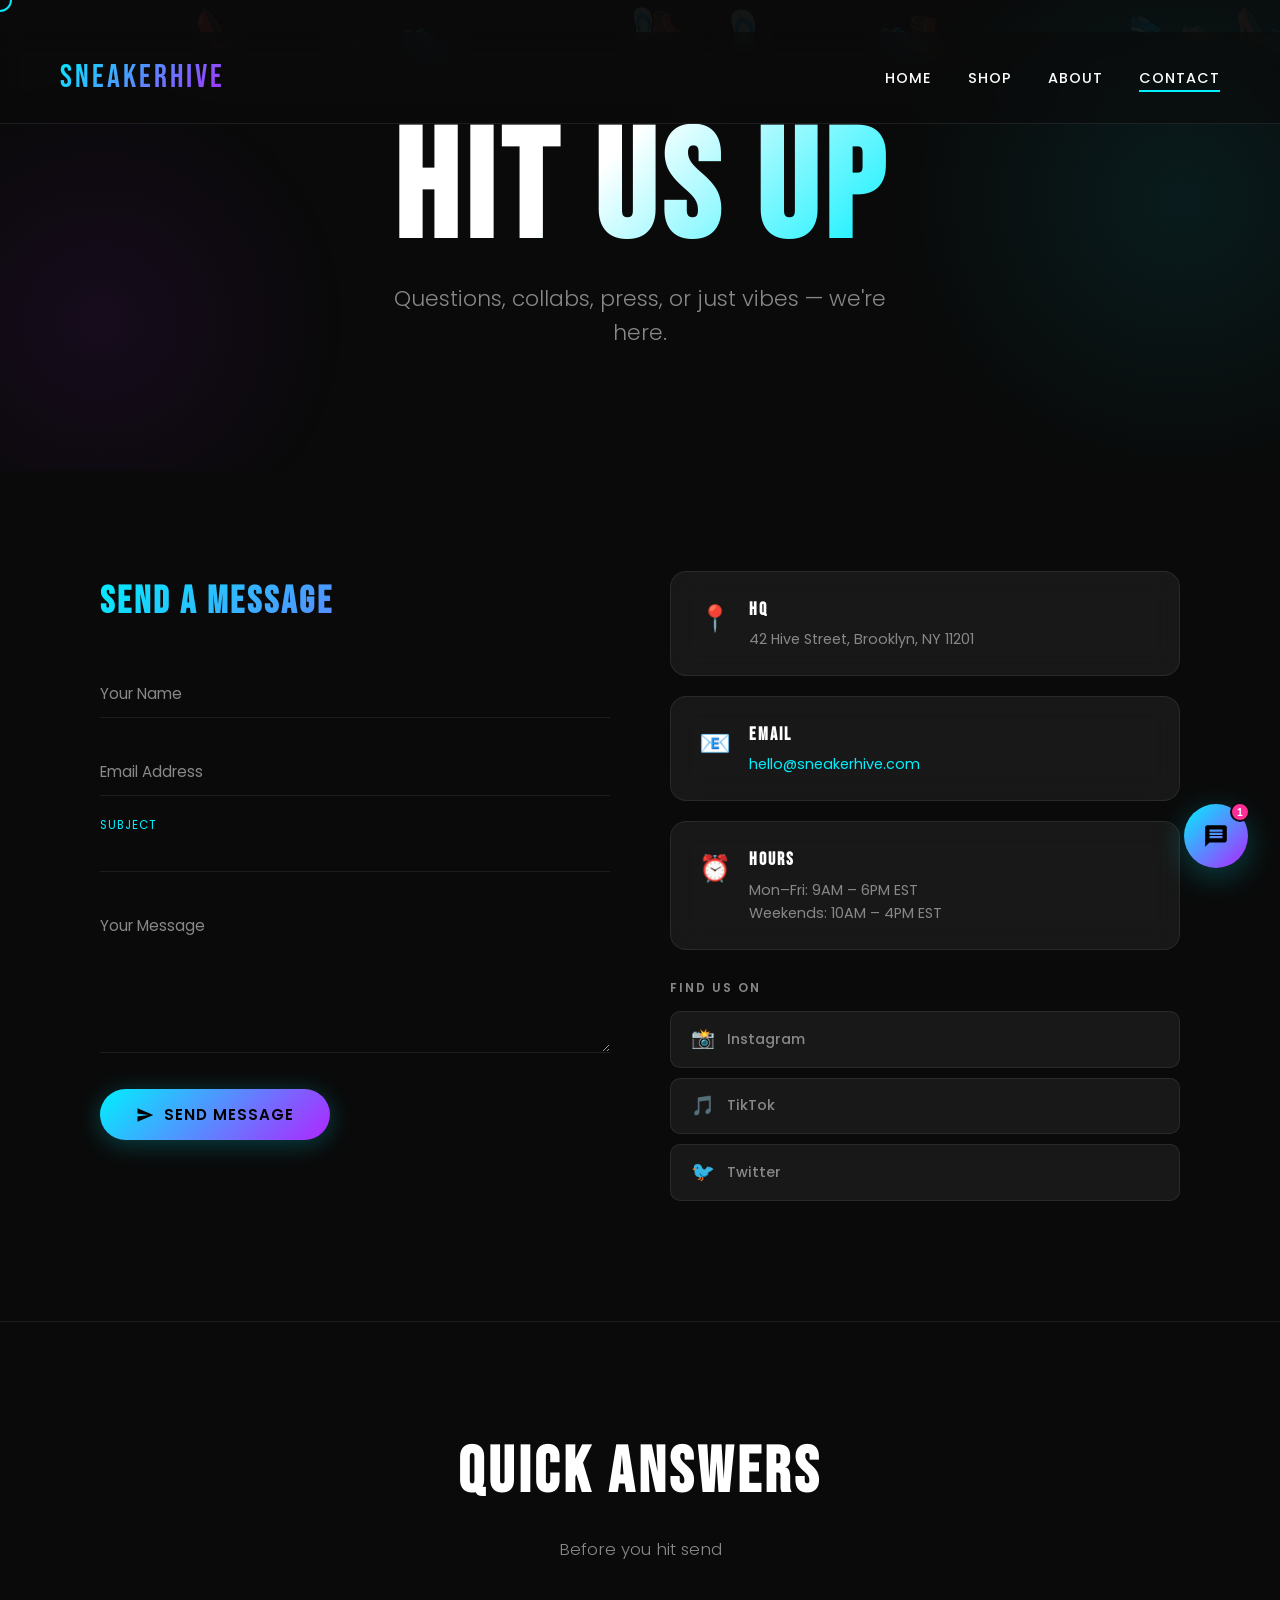
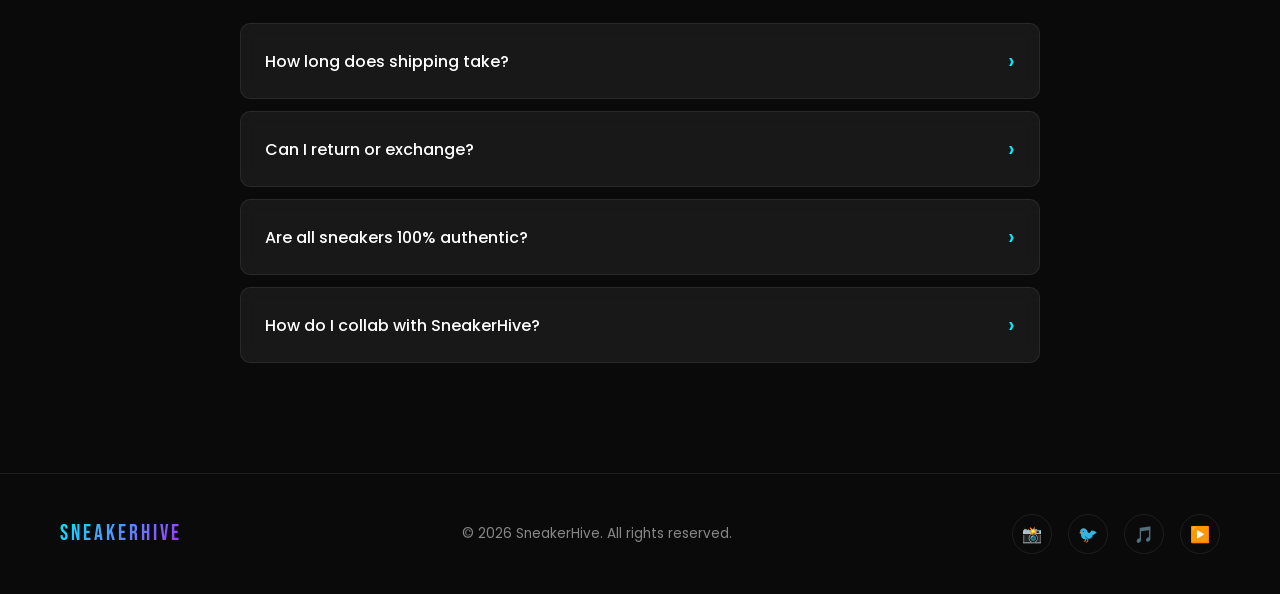
<file: contact.html>
<!DOCTYPE html>
<html lang="en">
<head>
  <meta charset="UTF-8" />
  <meta name="viewport" content="width=device-width, initial-scale=1.0" />
  <title>SneakerHive — Contact Us</title>
  <meta name="description" content="Get in touch with SneakerHive. Order support, collabs, press, and everything in between." />
  <link rel="stylesheet" href="style.css" />
  <link rel="stylesheet" href="contact.css" />
  <link rel="icon" href="data:image/svg+xml,<svg xmlns='http://www.w3.org/2000/svg' viewBox='0 0 100 100'><text y='.9em' font-size='90'>👟</text></svg>" />
</head>
<body>

  <div class="preloader" id="preloader"><div class="preloader-spinner"></div></div>
  <div class="scroll-progress" id="scrollProgress"></div>
  <div class="cursor-glow" id="cursorGlow"></div>
  <div class="page-transition" id="pageTransition"></div>
  <div class="floating-sneakers" id="floatingSneakers"></div>

  <nav class="navbar" id="navbar">
    <a href="index.html" class="nav-logo page-link">SNEAKERHIVE</a>
    <ul class="nav-links" id="navLinks">
      <li><a href="index.html" class="page-link">Home</a></li>
      <li><a href="shop.html" class="page-link">Shop</a></li>
      <li><a href="about.html" class="page-link">About</a></li>
      <li><a href="contact.html" class="active">Contact</a></li>
    </ul>
    <div class="hamburger" id="hamburger"><span></span><span></span><span></span></div>
  </nav>

  <!-- HERO -->
  <section class="hero" style="min-height:52vh;">
    <div class="hero-content">
      <h1>Hit Us Up</h1>
      <p>Questions, collabs, press, or just vibes — we're here.</p>
    </div>
  </section>

  <!-- CONTACT GRID -->
  <section class="section contact-section">
    <div class="contact-grid">

      <!-- Form -->
      <div class="contact-form-wrap reveal-left">
        <h2 class="contact-heading">Send a Message</h2>
        <form class="contact-form" id="contactForm" novalidate>

          <div class="field-group">
            <input type="text" id="cName" class="field-input" placeholder=" " required />
            <label for="cName" class="field-label">Your Name</label>
            <span class="field-line"></span>
          </div>

          <div class="field-group">
            <input type="email" id="cEmail" class="field-input" placeholder=" " required />
            <label for="cEmail" class="field-label">Email Address</label>
            <span class="field-line"></span>
          </div>

          <div class="field-group">
            <select id="cSubject" class="field-input field-select" required>
              <option value="" disabled selected></option>
              <option value="order">Order / Shipping</option>
              <option value="return">Returns &amp; Exchanges</option>
              <option value="collab">Collab / Partnership</option>
              <option value="press">Press Inquiry</option>
              <option value="other">Other</option>
            </select>
            <label for="cSubject" class="field-label">Subject</label>
            <span class="field-line"></span>
          </div>

          <div class="field-group">
            <textarea id="cMessage" class="field-input field-textarea" placeholder=" " rows="5" required></textarea>
            <label for="cMessage" class="field-label">Your Message</label>
            <span class="field-line"></span>
          </div>

          <button type="submit" class="btn btn-primary btn-submit" id="btnSubmit">
            <svg viewBox="0 0 24 24" fill="currentColor" width="18" height="18"><path d="M2.01 21L23 12 2.01 3 2 10l15 2-15 2z"/></svg>
            Send Message
          </button>

          <div class="form-toast" id="formToast" role="alert" aria-live="polite">
            ✅ Message sent! We'll reply within 24 hrs.
          </div>
        </form>
      </div>

      <!-- Info + Socials -->
      <div class="contact-info-wrap reveal-right">

        <div class="info-card glass-card">
          <span class="info-icon">📍</span>
          <div>
            <h3>HQ</h3>
            <p>42 Hive Street, Brooklyn, NY 11201</p>
          </div>
        </div>

        <div class="info-card glass-card">
          <span class="info-icon">📧</span>
          <div>
            <h3>Email</h3>
            <p><a href="mailto:hello@sneakerhive.com">hello@sneakerhive.com</a></p>
          </div>
        </div>

        <div class="info-card glass-card">
          <span class="info-icon">⏰</span>
          <div>
            <h3>Hours</h3>
            <p>Mon–Fri: 9AM – 6PM EST<br>Weekends: 10AM – 4PM EST</p>
          </div>
        </div>

        <div class="social-contact-row">
          <span class="social-label">Find us on</span>
          <div class="social-links-big">
            <a href="#" class="social-link-big" aria-label="Instagram"><span>📸</span> Instagram</a>
            <a href="#" class="social-link-big" aria-label="TikTok"><span>🎵</span> TikTok</a>
            <a href="#" class="social-link-big" aria-label="Twitter"><span>🐦</span> Twitter</a>
          </div>
        </div>

      </div>
    </div>
  </section>

  <!-- FAQ -->
  <section class="section faq-section">
    <h2 class="section-title reveal">Quick Answers</h2>
    <p class="section-subtitle reveal">Before you hit send</p>
    <div class="faq-list" id="faqList">

      <div class="faq-item reveal">
        <button class="faq-q" aria-expanded="false">
          How long does shipping take? <span class="faq-arrow">›</span>
        </button>
        <div class="faq-a">
          <p>Standard shipping takes 3–5 business days. Express (1–2 days) is available at checkout. Same-day dispatch for orders before 2PM EST on weekdays.</p>
        </div>
      </div>

      <div class="faq-item reveal">
        <button class="faq-q" aria-expanded="false">
          Can I return or exchange? <span class="faq-arrow">›</span>
        </button>
        <div class="faq-a">
          <p>Yes — 30 days from delivery. Items must be unworn and in original packaging. Message us and we'll handle the rest, no hassle.</p>
        </div>
      </div>

      <div class="faq-item reveal">
        <button class="faq-q" aria-expanded="false">
          Are all sneakers 100% authentic? <span class="faq-arrow">›</span>
        </button>
        <div class="faq-a">
          <p>Every pair is verified by our authentication team before it ships. Zero tolerance on fakes — guaranteed.</p>
        </div>
      </div>

      <div class="faq-item reveal">
        <button class="faq-q" aria-expanded="false">
          How do I collab with SneakerHive? <span class="faq-arrow">›</span>
        </button>
        <div class="faq-a">
          <p>We're always open to dope partnerships. Use the form above, pick "Collab / Partnership" and our team will be in touch within 48 hrs.</p>
        </div>
      </div>

    </div>
  </section>

  <!-- FOOTER -->
  <footer class="footer">
    <span class="footer-logo">SNEAKERHIVE</span>
    <p class="footer-copy">&copy; 2026 SneakerHive. All rights reserved.</p>
    <div class="footer-socials">
      <a href="#" aria-label="Instagram">📸</a>
      <a href="#" aria-label="Twitter">🐦</a>
      <a href="#" aria-label="TikTok">🎵</a>
      <a href="#" aria-label="YouTube">▶️</a>
    </div>
  </footer>

  <!-- CHAT WIDGET -->
  <div class="chat-widget" id="chatWidget">
    <div class="chat-panel" id="chatPanel">
      <div class="chat-panel-header">
        <div class="chat-avatar">👟</div>
        <div class="chat-info">
          <div class="chat-name">SneakerHive Support</div>
          <div class="chat-status">Online — ready to help</div>
        </div>
      </div>
      <iframe src="https://landbot.online/v3/H-3417689-G7RG558YHCWAJH46/index.html" title="SneakerHive Live Chat" allow="microphone; camera" loading="lazy"></iframe>
    </div>
    <button class="chat-bubble" id="chatBubble" aria-label="Toggle chat" aria-expanded="false">
      <span class="chat-badge" id="chatBadge">1</span>
      <svg class="icon-open" viewBox="0 0 24 24"><path d="M20 2H4C2.9 2 2 2.9 2 4v18l4-4h14c1.1 0 2-.9 2-2V4c0-1.1-.9-2-2-2zm-2 12H6v-2h12v2zm0-3H6V9h12v2zm0-3H6V6h12v2z"/></svg>
      <svg class="icon-close" viewBox="0 0 24 24"><path d="M19 6.41L17.59 5 12 10.59 6.41 5 5 6.41 10.59 12 5 17.59 6.41 19 12 13.41 17.59 19 19 17.59 13.41 12z"/></svg>
    </button>
  </div>

  <script src="script.js"></script>
  <script src="contact.js"></script>
</body>
</html>
</file>
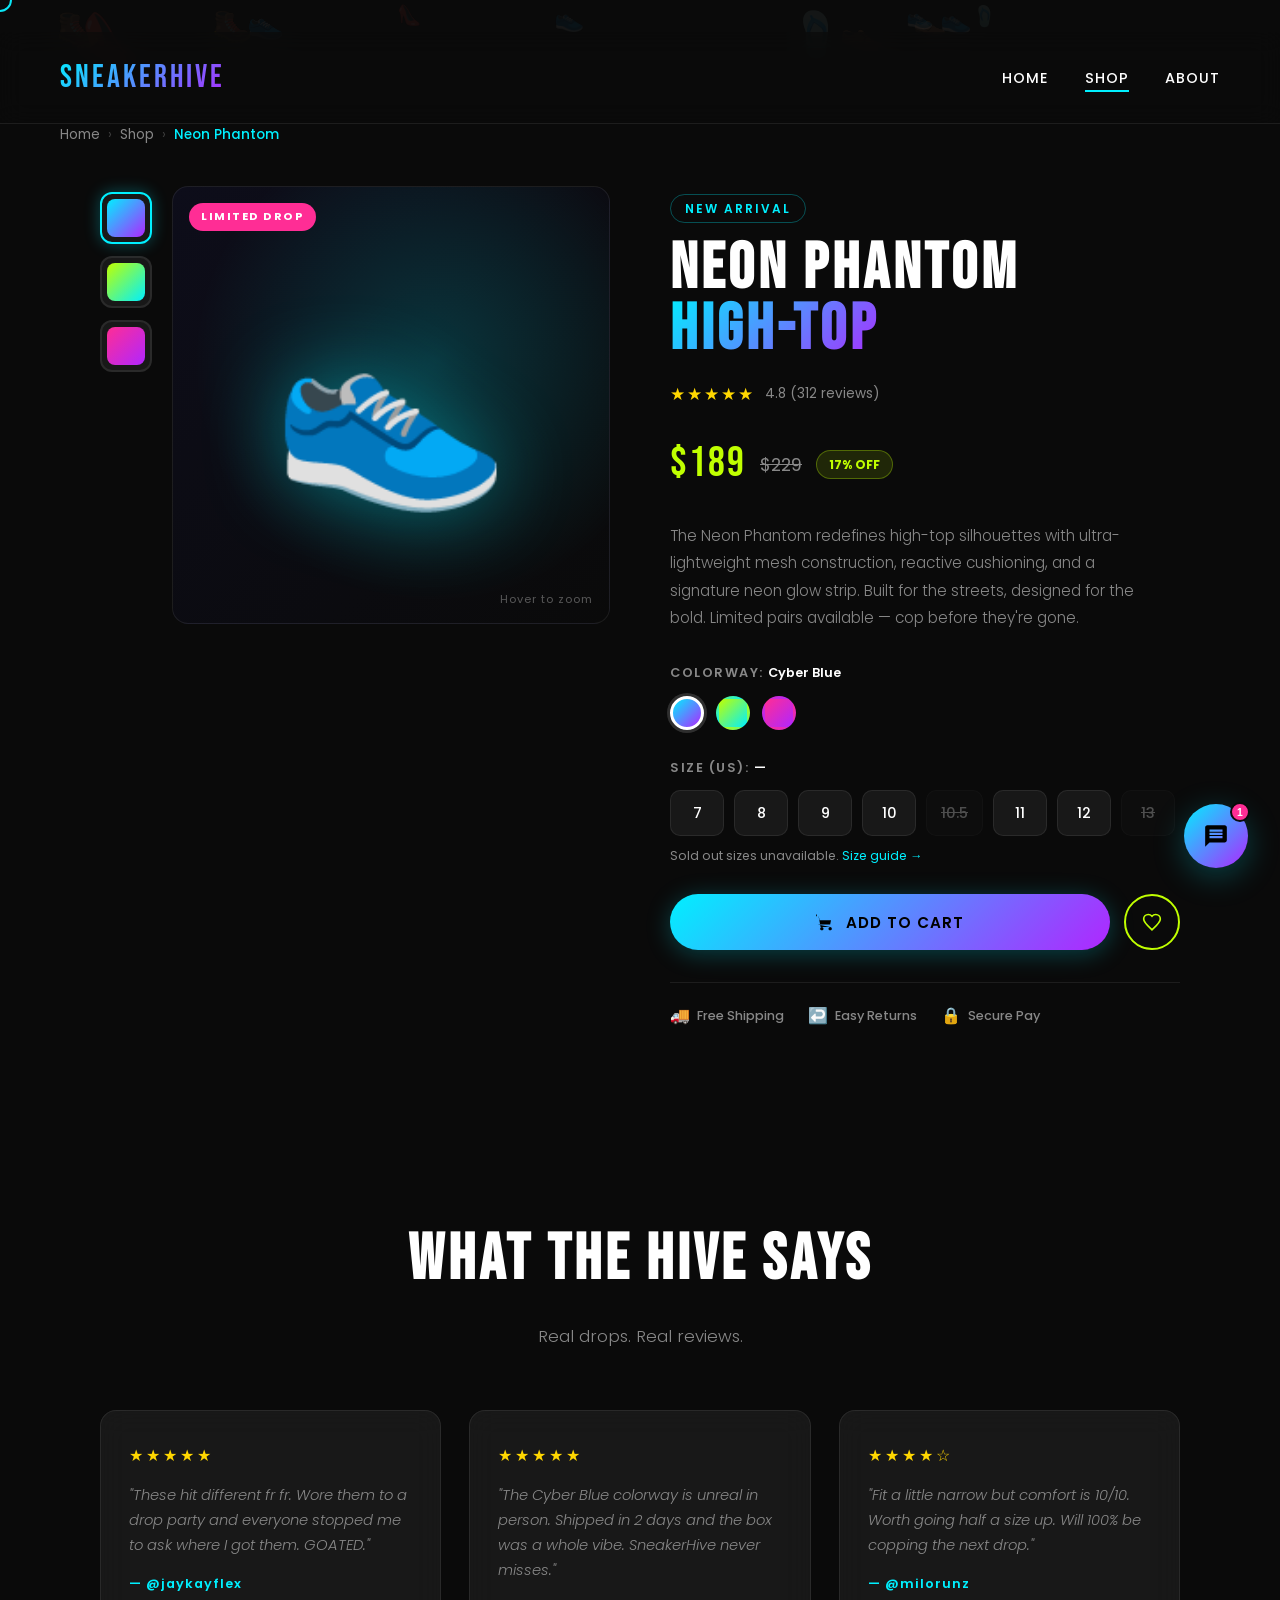
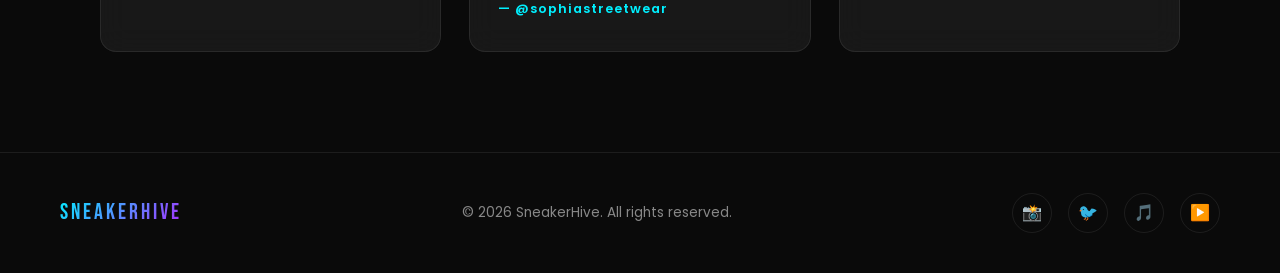
<file: product.html>
<!DOCTYPE html>
<html lang="en">
<head>
  <meta charset="UTF-8" />
  <meta name="viewport" content="width=device-width, initial-scale=1.0" />
  <title>SneakerHive — Neon Phantom</title>
  <meta name="description" content="Shop the Neon Phantom High-Top sneaker at SneakerHive. Premium street sneakers with next-gen cushioning and iconic neon design." />
  <link rel="stylesheet" href="style.css" />
  <link rel="stylesheet" href="product.css" />
  <link rel="icon" href="data:image/svg+xml,<svg xmlns='http://www.w3.org/2000/svg' viewBox='0 0 100 100'><text y='.9em' font-size='90'>👟</text></svg>" />
</head>
<body>

  <!-- Preloader -->
  <div class="preloader" id="preloader">
    <div class="preloader-spinner"></div>
  </div>

  <!-- Scroll Progress -->
  <div class="scroll-progress" id="scrollProgress"></div>

  <!-- Custom Cursor -->
  <div class="cursor-glow" id="cursorGlow"></div>

  <!-- Page Transition -->
  <div class="page-transition" id="pageTransition"></div>

  <!-- Floating Background Sneakers -->
  <div class="floating-sneakers" id="floatingSneakers"></div>

  <!-- ==================== NAVBAR ==================== -->
  <nav class="navbar" id="navbar">
    <a href="index.html" class="nav-logo page-link">SNEAKERHIVE</a>
    <ul class="nav-links" id="navLinks">
      <li><a href="index.html" class="page-link">Home</a></li>
      <li><a href="shop.html" class="active page-link">Shop</a></li>
      <li><a href="about.html" class="page-link">About</a></li>
    </ul>
    <div class="hamburger" id="hamburger">
      <span></span><span></span><span></span>
    </div>
  </nav>

  <!-- ==================== PRODUCT DETAIL ==================== -->
  <main class="product-page">

    <!-- Breadcrumb -->
    <nav class="breadcrumb reveal" aria-label="breadcrumb">
      <a href="index.html" class="page-link">Home</a>
      <span class="bc-sep">›</span>
      <a href="shop.html" class="page-link">Shop</a>
      <span class="bc-sep">›</span>
      <span class="bc-current">Neon Phantom</span>
    </nav>

    <div class="product-layout">

      <!-- ── Left: Image Gallery ── -->
      <div class="gallery-col reveal-left">
        <!-- Thumbnails -->
        <div class="thumb-strip" id="thumbStrip">
          <button class="thumb active" data-color="#00f0ff" aria-label="View blue colorway">
            <span class="thumb-swatch" style="background:linear-gradient(135deg,#00f0ff,#b026ff)"></span>
          </button>
          <button class="thumb" data-color="#c0ff00" aria-label="View lime colorway">
            <span class="thumb-swatch" style="background:linear-gradient(135deg,#c0ff00,#00f0ff)"></span>
          </button>
          <button class="thumb" data-color="#ff2d95" aria-label="View pink colorway">
            <span class="thumb-swatch" style="background:linear-gradient(135deg,#ff2d95,#b026ff)"></span>
          </button>
        </div>

        <!-- Main Image Display -->
        <div class="main-image-wrap" id="mainImageWrap">
          <div class="main-image-bg" id="mainImageBg"></div>
          <div class="sneaker-visual" id="sneakerVisual">
            <span class="sneaker-emoji" id="sneakerEmoji">👟</span>
          </div>
          <!-- Badge -->
          <span class="img-badge">Limited Drop</span>
          <!-- Zoom hint -->
          <span class="zoom-hint">Hover to zoom</span>
        </div>
      </div>

      <!-- ── Right: Product Info ── -->
      <div class="info-col reveal-right">

        <span class="product-tag">New Arrival</span>
        <h1 class="product-name">Neon Phantom<br/><span>High-Top</span></h1>

        <!-- Rating -->
        <div class="product-rating" aria-label="Rating: 4.8 out of 5">
          <span class="stars">★★★★★</span>
          <span class="rating-count">4.8 (312 reviews)</span>
        </div>

        <!-- Price -->
        <div class="product-price-row">
          <span class="product-price" id="productPrice">$189</span>
          <span class="price-old">$229</span>
          <span class="price-badge">17% OFF</span>
        </div>

        <p class="product-desc">
          The Neon Phantom redefines high-top silhouettes with ultra-lightweight mesh construction,
          reactive cushioning, and a signature neon glow strip. Built for the streets, designed for
          the bold. Limited pairs available — cop before they're gone.
        </p>

        <!-- Color Selector -->
        <div class="selector-group">
          <label class="selector-label">Colorway: <span id="selectedColor" class="selected-value">Cyber Blue</span></label>
          <div class="color-dots" id="colorDots">
            <button class="color-dot active" data-name="Cyber Blue"   style="background:linear-gradient(135deg,#00f0ff,#b026ff)" aria-label="Cyber Blue"></button>
            <button class="color-dot"        data-name="Acid Lime"    style="background:linear-gradient(135deg,#c0ff00,#00f0ff)" aria-label="Acid Lime"></button>
            <button class="color-dot"        data-name="Neon Punk"    style="background:linear-gradient(135deg,#ff2d95,#b026ff)" aria-label="Neon Punk"></button>
          </div>
        </div>

        <!-- Size Selector -->
        <div class="selector-group">
          <label class="selector-label">Size (US): <span id="selectedSize" class="selected-value">—</span></label>
          <div class="size-grid" id="sizeGrid">
            <button class="size-btn" data-size="7">7</button>
            <button class="size-btn" data-size="8">8</button>
            <button class="size-btn" data-size="9">9</button>
            <button class="size-btn" data-size="10">10</button>
            <button class="size-btn disabled" data-size="10.5" disabled>10.5</button>
            <button class="size-btn" data-size="11">11</button>
            <button class="size-btn" data-size="12">12</button>
            <button class="size-btn disabled" data-size="13" disabled>13</button>
          </div>
          <p class="size-note">Sold out sizes unavailable. <a href="#">Size guide →</a></p>
        </div>

        <!-- CTA Buttons -->
        <div class="product-ctas">
          <button class="btn btn-primary btn-add-cart" id="btnAddCart">
            <svg viewBox="0 0 24 24" fill="currentColor" width="20" height="20"><path d="M7 18c-1.1 0-1.99.9-1.99 2S5.9 22 7 22s2-.9 2-2-.9-2-2-2zm10 0c-1.1 0-1.99.9-1.99 2S15.9 22 17 22s2-.9 2-2-.9-2-2-2zm-14.83-3h14.83l1-5H4.41L3.17 5H1V3H0v2h3l1.17 5.88L5.5 18H17"/></svg>
            Add to Cart
          </button>
          <button class="btn btn-ghost btn-wishlist" id="btnWishlist" aria-label="Add to wishlist">
            <svg viewBox="0 0 24 24" width="20" height="20" id="heartIcon"><path d="M12 21.35l-1.45-1.32C5.4 15.36 2 12.28 2 8.5 2 5.42 4.42 3 7.5 3c1.74 0 3.41.81 4.5 2.09C13.09 3.81 14.76 3 16.5 3 19.58 3 22 5.42 22 8.5c0 3.78-3.4 6.86-8.55 11.54L12 21.35z" fill="none" stroke="currentColor" stroke-width="2"/></svg>
          </button>
        </div>

        <!-- Trust Badges -->
        <div class="trust-row">
          <div class="trust-item"><span>🚚</span> Free Shipping</div>
          <div class="trust-item"><span>↩️</span> Easy Returns</div>
          <div class="trust-item"><span>🔒</span> Secure Pay</div>
        </div>

      </div><!-- /info-col -->
    </div><!-- /product-layout -->

    <!-- ==================== REVIEWS TEASER ==================== -->
    <section class="section reviews-section">
      <h2 class="section-title reveal">What The Hive Says</h2>
      <p class="section-subtitle reveal">Real drops. Real reviews.</p>
      <div class="reviews-grid">
        <div class="review-card glass-card reveal">
          <div class="review-stars">★★★★★</div>
          <p class="review-text">"These hit different fr fr. Wore them to a drop party and everyone stopped me to ask where I got them. GOATED."</p>
          <div class="review-author">— @jaykayflex</div>
        </div>
        <div class="review-card glass-card reveal">
          <div class="review-stars">★★★★★</div>
          <p class="review-text">"The Cyber Blue colorway is unreal in person. Shipped in 2 days and the box was a whole vibe. SneakerHive never misses."</p>
          <div class="review-author">— @sophiastreetwear</div>
        </div>
        <div class="review-card glass-card reveal">
          <div class="review-stars">★★★★☆</div>
          <p class="review-text">"Fit a little narrow but comfort is 10/10. Worth going half a size up. Will 100% be copping the next drop."</p>
          <div class="review-author">— @milorunz</div>
        </div>
      </div>
    </section>

  </main>

  <!-- ==================== FOOTER ==================== -->
  <footer class="footer">
    <span class="footer-logo">SNEAKERHIVE</span>
    <p class="footer-copy">&copy; 2026 SneakerHive. All rights reserved.</p>
    <div class="footer-socials">
      <a href="#" aria-label="Instagram">📸</a>
      <a href="#" aria-label="Twitter">🐦</a>
      <a href="#" aria-label="TikTok">🎵</a>
      <a href="#" aria-label="YouTube">▶️</a>
    </div>
  </footer>

  <!-- ==================== FLOATING CHAT WIDGET ==================== -->
  <div class="chat-widget" id="chatWidget">
    <div class="chat-panel" id="chatPanel">
      <div class="chat-panel-header">
        <div class="chat-avatar">👟</div>
        <div class="chat-info">
          <div class="chat-name">SneakerHive Support</div>
          <div class="chat-status">Online — ready to help</div>
        </div>
      </div>
      <iframe
        src="https://landbot.online/v3/H-3417689-G7RG558YHCWAJH46/index.html"
        title="SneakerHive Live Chat"
        allow="microphone; camera"
        loading="lazy"
      ></iframe>
    </div>
    <button class="chat-bubble" id="chatBubble" aria-label="Toggle chat" aria-expanded="false">
      <span class="chat-badge" id="chatBadge">1</span>
      <svg class="icon-open" viewBox="0 0 24 24" xmlns="http://www.w3.org/2000/svg">
        <path d="M20 2H4C2.9 2 2 2.9 2 4v18l4-4h14c1.1 0 2-.9 2-2V4c0-1.1-.9-2-2-2zm-2 12H6v-2h12v2zm0-3H6V9h12v2zm0-3H6V6h12v2z"/>
      </svg>
      <svg class="icon-close" viewBox="0 0 24 24" xmlns="http://www.w3.org/2000/svg">
        <path d="M19 6.41L17.59 5 12 10.59 6.41 5 5 6.41 10.59 12 5 17.59 6.41 19 12 13.41 17.59 19 19 17.59 13.41 12z"/>
      </svg>
    </button>
  </div>

  <script src="script.js"></script>
  <script src="product.js"></script>
</body>
</html>
</file>
<file: style.css>
/* ====================================================
   SneakerHive — Design System & Styles
   Dark theme · Neon accents · Glassmorphism · Physics
   ==================================================== */

/* ---------- Google Fonts ---------- */
@import url('https://fonts.googleapis.com/css2?family=Bebas+Neue&family=Poppins:wght@300;400;500;600;700&display=swap');

/* ---------- CSS Variables ---------- */
:root {
  --bg:           #0a0a0a;
  --bg-card:      rgba(255, 255, 255, 0.04);
  --bg-glass:     rgba(255, 255, 255, 0.06);
  --text:         #ffffff;
  --text-muted:   #888888;
  --neon-blue:    #00f0ff;
  --neon-purple:  #b026ff;
  --neon-lime:    #c0ff00;
  --neon-pink:    #ff2d95;
  --border:       rgba(255, 255, 255, 0.08);
  --radius:       16px;
  --radius-sm:    10px;
  --radius-pill:  50px;
  --transition:   0.35s cubic-bezier(.4,0,.2,1);
  --shadow-glow:  0 0 30px rgba(0, 240, 255, 0.15);
  --font-heading: 'Bebas Neue', sans-serif;
  --font-body:    'Poppins', sans-serif;
}

/* ---------- Reset & Base ---------- */
*, *::before, *::after { margin: 0; padding: 0; box-sizing: border-box; }

html {
  scroll-behavior: smooth;
  overflow-x: hidden;
  scrollbar-width: thin;
  scrollbar-color: var(--neon-blue) var(--bg);
}

body {
  font-family: var(--font-body);
  background: var(--bg);
  color: var(--text);
  line-height: 1.6;
  overflow-x: hidden;
  cursor: default;
}

a { text-decoration: none; color: inherit; }
ul { list-style: none; }
img { max-width: 100%; display: block; }

/* ---------- Scrollbar ---------- */
::-webkit-scrollbar { width: 6px; }
::-webkit-scrollbar-track { background: var(--bg); }
::-webkit-scrollbar-thumb { background: var(--neon-blue); border-radius: 3px; }

/* ============================================
   PRELOADER
   ============================================ */
.preloader {
  position: fixed;
  inset: 0;
  z-index: 99999;
  background: var(--bg);
  display: flex;
  align-items: center;
  justify-content: center;
  transition: opacity 0.6s, visibility 0.6s;
}
.preloader.hidden {
  opacity: 0;
  visibility: hidden;
  pointer-events: none;
}
.preloader-spinner {
  width: 50px;
  height: 50px;
  border: 3px solid var(--border);
  border-top-color: var(--neon-blue);
  border-radius: 50%;
  animation: spin 0.8s linear infinite;
}
@keyframes spin { to { transform: rotate(360deg); } }

/* ============================================
   SCROLL PROGRESS BAR
   ============================================ */
.scroll-progress {
  position: fixed;
  top: 0;
  left: 0;
  height: 3px;
  width: 0%;
  background: linear-gradient(90deg, var(--neon-blue), var(--neon-purple), var(--neon-lime));
  z-index: 10001;
  transition: width 0.05s linear;
}

/* ============================================
   CUSTOM CURSOR
   ============================================ */
.cursor-glow {
  position: fixed;
  width: 24px;
  height: 24px;
  border: 2px solid var(--neon-blue);
  border-radius: 50%;
  pointer-events: none;
  z-index: 99998;
  transform: translate(-50%, -50%);
  transition: width 0.25s, height 0.25s, border-color 0.25s, background 0.25s;
  mix-blend-mode: difference;
}
.cursor-glow.hover {
  width: 48px;
  height: 48px;
  border-color: var(--neon-purple);
  background: rgba(176, 38, 255, 0.12);
}

/* ============================================
   PAGE TRANSITION OVERLAY
   ============================================ */
.page-transition {
  position: fixed;
  inset: 0;
  background: var(--bg);
  z-index: 99990;
  opacity: 0;
  pointer-events: none;
  transition: opacity 0.4s ease;
}
.page-transition.active {
  opacity: 1;
  pointer-events: all;
}

/* ============================================
   NAVBAR
   ============================================ */
.navbar {
  position: fixed;
  top: 0;
  left: 0;
  width: 100%;
  z-index: 1000;
  padding: 20px 60px;
  display: flex;
  align-items: center;
  justify-content: space-between;
  backdrop-filter: blur(12px);
  -webkit-backdrop-filter: blur(12px);
  background: rgba(10, 10, 10, 0.6);
  border-bottom: 1px solid var(--border);
  transition: padding var(--transition), background var(--transition);
}
.navbar.scrolled {
  padding: 12px 60px;
  background: rgba(10, 10, 10, 0.92);
}

.nav-logo {
  font-family: var(--font-heading);
  font-size: 2rem;
  letter-spacing: 3px;
  background: linear-gradient(135deg, var(--neon-blue), var(--neon-purple));
  -webkit-background-clip: text;
  -webkit-text-fill-color: transparent;
  background-clip: text;
}

.nav-links {
  display: flex;
  gap: 36px;
}
.nav-links a {
  position: relative;
  font-size: 0.9rem;
  font-weight: 500;
  letter-spacing: 1px;
  text-transform: uppercase;
  padding: 4px 0;
  transition: color var(--transition);
}
.nav-links a::after {
  content: '';
  position: absolute;
  bottom: 0;
  left: 0;
  width: 0%;
  height: 2px;
  background: var(--neon-blue);
  transition: width var(--transition);
}
.nav-links a:hover::after,
.nav-links a.active::after { width: 100%; }
.nav-links a:hover { color: var(--neon-blue); }

/* Hamburger */
.hamburger {
  display: none;
  flex-direction: column;
  gap: 5px;
  cursor: pointer;
  z-index: 1001;
}
.hamburger span {
  width: 28px;
  height: 2px;
  background: var(--text);
  transition: var(--transition);
  border-radius: 2px;
}
.hamburger.open span:nth-child(1) { transform: rotate(45deg) translate(5px, 5px); }
.hamburger.open span:nth-child(2) { opacity: 0; }
.hamburger.open span:nth-child(3) { transform: rotate(-45deg) translate(5px, -5px); }

/* ============================================
   HERO SECTION
   ============================================ */
.hero {
  position: relative;
  min-height: 100vh;
  display: flex;
  flex-direction: column;
  align-items: center;
  justify-content: center;
  text-align: center;
  padding: 120px 20px 80px;
  overflow: hidden;
}
.hero::before {
  content: '';
  position: absolute;
  width: 600px;
  height: 600px;
  background: radial-gradient(circle, rgba(0,240,255,0.08) 0%, transparent 70%);
  top: -100px;
  right: -200px;
  pointer-events: none;
}
.hero::after {
  content: '';
  position: absolute;
  width: 500px;
  height: 500px;
  background: radial-gradient(circle, rgba(176,38,255,0.08) 0%, transparent 70%);
  bottom: -100px;
  left: -150px;
  pointer-events: none;
}

.hero-content { position: relative; z-index: 2; }

.hero h1 {
  font-family: var(--font-heading);
  font-size: clamp(4rem, 12vw, 10rem);
  line-height: 0.95;
  letter-spacing: 6px;
  background: linear-gradient(135deg, #fff 40%, var(--neon-blue));
  -webkit-background-clip: text;
  -webkit-text-fill-color: transparent;
  background-clip: text;
  margin-bottom: 16px;
}
.hero p {
  font-size: clamp(1rem, 2.5vw, 1.35rem);
  color: var(--text-muted);
  max-width: 500px;
  margin: 0 auto 40px;
  font-weight: 300;
}

.hero-buttons {
  display: flex;
  gap: 16px;
  flex-wrap: wrap;
  justify-content: center;
}

/* ============================================
   BUTTONS
   ============================================ */
.btn {
  position: relative;
  display: inline-flex;
  align-items: center;
  gap: 8px;
  padding: 14px 36px;
  font-family: var(--font-body);
  font-size: 0.95rem;
  font-weight: 600;
  letter-spacing: 1px;
  text-transform: uppercase;
  border: none;
  border-radius: var(--radius-pill);
  cursor: pointer;
  overflow: hidden;
  transition: transform var(--transition), box-shadow var(--transition);
}
.btn:hover {
  transform: translateY(-3px);
}
.btn:active {
  transform: translateY(0);
}

/* Primary */
.btn-primary {
  background: linear-gradient(135deg, var(--neon-blue), var(--neon-purple));
  color: #000;
  box-shadow: 0 4px 25px rgba(0,240,255,0.25);
}
.btn-primary:hover {
  box-shadow: 0 8px 40px rgba(0,240,255,0.4);
}

/* Ghost / Outline */
.btn-ghost {
  background: transparent;
  color: var(--neon-lime);
  border: 2px solid var(--neon-lime);
}
.btn-ghost:hover {
  background: rgba(192,255,0,0.08);
  box-shadow: 0 0 30px rgba(192,255,0,0.15);
}

/* Ripple */
.btn .ripple {
  position: absolute;
  border-radius: 50%;
  background: rgba(255,255,255,0.35);
  transform: scale(0);
  animation: rippleAnim 0.6s ease-out;
  pointer-events: none;
}
@keyframes rippleAnim {
  to { transform: scale(4); opacity: 0; }
}

/* ============================================
   SECTION HELPERS
   ============================================ */
.section {
  padding: 100px 60px;
  position: relative;
}
.section-title {
  font-family: var(--font-heading);
  font-size: clamp(2.4rem, 5vw, 4rem);
  letter-spacing: 4px;
  text-align: center;
  margin-bottom: 12px;
}
.section-subtitle {
  text-align: center;
  color: var(--text-muted);
  font-weight: 300;
  margin-bottom: 60px;
  font-size: 1.05rem;
}

/* ============================================
   GLASS CARD
   ============================================ */
.glass-card {
  background: var(--bg-glass);
  border: 1px solid var(--border);
  border-radius: var(--radius);
  backdrop-filter: blur(14px);
  -webkit-backdrop-filter: blur(14px);
  overflow: hidden;
  transition: transform var(--transition), box-shadow var(--transition);
}
.glass-card:hover {
  transform: translateY(-8px);
  box-shadow: var(--shadow-glow);
}

/* ============================================
   PRODUCT CARDS
   ============================================ */
.products-grid {
  display: grid;
  grid-template-columns: repeat(auto-fit, minmax(300px, 1fr));
  gap: 32px;
  max-width: 1200px;
  margin: 0 auto;
}

.product-card {
  position: relative;
  background: var(--bg-glass);
  border: 1px solid var(--border);
  border-radius: var(--radius);
  overflow: hidden;
  transition: transform var(--transition), box-shadow var(--transition);
}
.product-card:hover {
  transform: translateY(-10px);
  box-shadow: 0 0 40px rgba(0,240,255,0.12);
}

.product-card .card-img {
  position: relative;
  width: 100%;
  aspect-ratio: 1 / 1;
  overflow: hidden;
  background: linear-gradient(135deg, #111, #1a1a2e);
}
.product-card .card-img img {
  width: 100%;
  height: 100%;
  object-fit: cover;
  transition: transform 0.5s ease;
}
.product-card:hover .card-img img {
  transform: scale(1.1);
}

/* Quick View Overlay */
.quick-view {
  position: absolute;
  inset: 0;
  background: rgba(0,0,0,0.6);
  backdrop-filter: blur(4px);
  display: flex;
  align-items: center;
  justify-content: center;
  opacity: 0;
  transition: opacity var(--transition);
}
.product-card:hover .quick-view {
  opacity: 1;
}
.quick-view span {
  color: var(--neon-blue);
  font-size: 0.85rem;
  font-weight: 600;
  letter-spacing: 2px;
  text-transform: uppercase;
  border: 1px solid var(--neon-blue);
  padding: 8px 20px;
  border-radius: var(--radius-pill);
  transition: background var(--transition);
}
.quick-view span:hover {
  background: rgba(0,240,255,0.15);
}

.product-card .card-body {
  padding: 24px;
}
.product-card .card-body h3 {
  font-family: var(--font-heading);
  font-size: 1.5rem;
  letter-spacing: 2px;
  margin-bottom: 4px;
}
.product-card .card-body .price {
  color: var(--neon-lime);
  font-weight: 600;
  font-size: 1.15rem;
  margin-bottom: 16px;
}
.product-card .card-body .btn-cart {
  width: 100%;
  text-align: center;
  justify-content: center;
  padding: 12px;
  font-size: 0.85rem;
  background: rgba(255,255,255,0.04);
  color: var(--text);
  border: 1px solid var(--border);
  border-radius: var(--radius-sm);
  cursor: pointer;
  font-family: var(--font-body);
  font-weight: 600;
  letter-spacing: 1px;
  text-transform: uppercase;
  transition: background var(--transition), border-color var(--transition), color var(--transition);
  position: relative;
  overflow: hidden;
}
.product-card .card-body .btn-cart:hover {
  background: var(--neon-blue);
  border-color: var(--neon-blue);
  color: #000;
}
.btn-cart.added {
  background: var(--neon-lime) !important;
  border-color: var(--neon-lime) !important;
  color: #000 !important;
}

/* ============================================
   FILTER BAR
   ============================================ */
.filter-bar {
  display: flex;
  justify-content: center;
  gap: 12px;
  flex-wrap: wrap;
  margin-bottom: 50px;
}
.filter-pill {
  padding: 10px 28px;
  border: 1px solid var(--border);
  border-radius: var(--radius-pill);
  background: transparent;
  color: var(--text-muted);
  font-family: var(--font-body);
  font-size: 0.85rem;
  font-weight: 500;
  letter-spacing: 1px;
  text-transform: uppercase;
  cursor: pointer;
  transition: all var(--transition);
}
.filter-pill:hover,
.filter-pill.active {
  border-color: var(--neon-blue);
  color: var(--neon-blue);
  background: rgba(0,240,255,0.06);
  box-shadow: 0 0 20px rgba(0,240,255,0.1);
}

/* ============================================
   ABOUT PAGE — BRAND STORY
   ============================================ */
.brand-story {
  display: flex;
  align-items: center;
  gap: 60px;
  max-width: 1200px;
  margin: 0 auto;
  flex-wrap: wrap;
}
.brand-story .story-text {
  flex: 1;
  min-width: 300px;
}
.brand-story .story-text h2 {
  font-family: var(--font-heading);
  font-size: clamp(2rem, 4vw, 3.5rem);
  letter-spacing: 3px;
  margin-bottom: 20px;
  background: linear-gradient(135deg, var(--neon-blue), var(--neon-purple));
  -webkit-background-clip: text;
  -webkit-text-fill-color: transparent;
  background-clip: text;
}
.brand-story .story-text p {
  color: var(--text-muted);
  font-weight: 300;
  line-height: 1.8;
  margin-bottom: 14px;
  font-size: 1.05rem;
}
.brand-story .story-image {
  flex: 1;
  min-width: 300px;
  border-radius: var(--radius);
  overflow: hidden;
  position: relative;
}
.brand-story .story-image img {
  width: 100%;
  border-radius: var(--radius);
}

/* ============================================
   WHY CHOOSE US
   ============================================ */
.features-grid {
  display: grid;
  grid-template-columns: repeat(auto-fit, minmax(260px, 1fr));
  gap: 32px;
  max-width: 1000px;
  margin: 0 auto;
}
.feature-card {
  text-align: center;
  padding: 48px 32px;
}
.feature-card .feature-icon {
  font-size: 2.8rem;
  margin-bottom: 20px;
  display: block;
}
.feature-card h3 {
  font-family: var(--font-heading);
  font-size: 1.6rem;
  letter-spacing: 2px;
  margin-bottom: 10px;
}
.feature-card p {
  color: var(--text-muted);
  font-weight: 300;
  font-size: 0.95rem;
}

/* ============================================
   STATS SECTION
   ============================================ */
.stats-section {
  background: linear-gradient(135deg, rgba(0,240,255,0.04), rgba(176,38,255,0.04));
  border-top: 1px solid var(--border);
  border-bottom: 1px solid var(--border);
}
.stats-grid {
  display: grid;
  grid-template-columns: repeat(auto-fit, minmax(200px, 1fr));
  gap: 40px;
  max-width: 900px;
  margin: 0 auto;
  text-align: center;
}
.stat-item .stat-number {
  font-family: var(--font-heading);
  font-size: clamp(2.5rem, 5vw, 4rem);
  letter-spacing: 3px;
  background: linear-gradient(135deg, var(--neon-blue), var(--neon-lime));
  -webkit-background-clip: text;
  -webkit-text-fill-color: transparent;
  background-clip: text;
}
.stat-item .stat-label {
  color: var(--text-muted);
  font-size: 0.95rem;
  font-weight: 400;
  margin-top: 4px;
}

/* ============================================
   PARALLAX BACKGROUND
   ============================================ */
.parallax-section {
  position: relative;
  background-attachment: fixed;
  background-size: cover;
  background-position: center;
}

/* ============================================
   FOOTER
   ============================================ */
.footer {
  padding: 40px 60px;
  border-top: 1px solid var(--border);
  display: flex;
  align-items: center;
  justify-content: space-between;
  flex-wrap: wrap;
  gap: 20px;
}
.footer-logo {
  font-family: var(--font-heading);
  font-size: 1.4rem;
  letter-spacing: 3px;
  background: linear-gradient(135deg, var(--neon-blue), var(--neon-purple));
  -webkit-background-clip: text;
  -webkit-text-fill-color: transparent;
  background-clip: text;
}
.footer-copy {
  color: var(--text-muted);
  font-size: 0.85rem;
}
.footer-socials {
  display: flex;
  gap: 16px;
}
.footer-socials a {
  width: 40px;
  height: 40px;
  border: 1px solid var(--border);
  border-radius: 50%;
  display: flex;
  align-items: center;
  justify-content: center;
  font-size: 1rem;
  transition: all var(--transition);
}
.footer-socials a:hover {
  border-color: var(--neon-blue);
  color: var(--neon-blue);
  box-shadow: 0 0 20px rgba(0,240,255,0.15);
  transform: translateY(-3px);
}

/* ============================================
   SCROLL REVEAL ANIMATIONS
   ============================================ */
.reveal {
  opacity: 0;
  transform: translateY(40px);
  transition: opacity 0.7s ease, transform 0.7s ease;
}
.reveal.visible {
  opacity: 1;
  transform: translateY(0);
}
.reveal-left {
  opacity: 0;
  transform: translateX(-60px);
  transition: opacity 0.7s ease, transform 0.7s ease;
}
.reveal-left.visible {
  opacity: 1;
  transform: translateX(0);
}
.reveal-right {
  opacity: 0;
  transform: translateX(60px);
  transition: opacity 0.7s ease, transform 0.7s ease;
}
.reveal-right.visible {
  opacity: 1;
  transform: translateX(0);
}

/* ============================================
   ANTI-GRAVITY PHYSICS
   ============================================ */
.hero-content.gravity-active > * {
  /* Elements become absolutely positioned by JS */
  will-change: transform;
}

/* ============================================
   FLOATING SNEAKERS BACKGROUND
   ============================================ */
.floating-sneakers {
  position: fixed;
  inset: 0;
  pointer-events: none;
  z-index: 0;
  overflow: hidden;
}
.floating-sneaker {
  position: absolute;
  font-size: 2rem;
  opacity: 0.06;
  animation: floatSneaker 20s linear infinite;
}
@keyframes floatSneaker {
  0%   { transform: translateY(110vh) rotate(0deg); }
  100% { transform: translateY(-10vh) rotate(360deg); }
}

/* ============================================
   RESPONSIVE
   ============================================ */
@media (max-width: 768px) {
  .navbar { padding: 16px 24px; }
  .navbar.scrolled { padding: 12px 24px; }
  .nav-links {
    position: fixed;
    top: 0;
    right: -100%;
    width: 70%;
    height: 100vh;
    background: rgba(10,10,10,0.96);
    backdrop-filter: blur(20px);
    flex-direction: column;
    align-items: center;
    justify-content: center;
    gap: 36px;
    transition: right var(--transition);
    border-left: 1px solid var(--border);
  }
  .nav-links.open { right: 0; }
  .hamburger { display: flex; }

  .section { padding: 60px 24px; }
  .hero { padding: 100px 20px 60px; }

  .products-grid { grid-template-columns: 1fr; gap: 24px; }
  .brand-story { flex-direction: column; gap: 40px; }
  .stats-grid { grid-template-columns: 1fr 1fr; }
  .footer { flex-direction: column; text-align: center; padding: 30px 24px; }

  .cursor-glow { display: none; }
}

@media (max-width: 480px) {
  .hero h1 { font-size: 3.2rem; }
  .hero p { font-size: 0.9rem; }
  .hero-buttons { flex-direction: column; align-items: center; }
  .stats-grid { grid-template-columns: 1fr; }
}

/* ============================================
   ANNOUNCEMENT TICKER
   ============================================ */
.ticker-wrap {
  position: fixed;
  top: 0;
  left: 0;
  width: 100%;
  z-index: 1001;
  background: linear-gradient(90deg, rgba(0,240,255,0.12), rgba(176,38,255,0.12));
  border-bottom: 1px solid rgba(0,240,255,0.2);
  overflow: hidden;
  height: 32px;
  display: flex;
  align-items: center;
}
.ticker-track {
  display: flex;
  gap: 60px;
  white-space: nowrap;
  animation: ticker 28s linear infinite;
  will-change: transform;
}
.ticker-track span {
  font-size: 0.72rem;
  font-weight: 600;
  letter-spacing: 1.5px;
  text-transform: uppercase;
  color: var(--neon-blue);
}
@keyframes ticker {
  0%   { transform: translateX(0); }
  100% { transform: translateX(-50%); }
}

/* Push navbar down to account for ticker */
.navbar { top: 32px !important; }

/* ============================================
   PARTICLE CANVAS
   ============================================ */
.particle-canvas {
  position: absolute;
  inset: 0;
  width: 100%;
  height: 100%;
  z-index: 0;
  pointer-events: none;
}

/* ============================================
   HERO GRID OVERLAY (scan lines)
   ============================================ */
.hero-grid-overlay {
  position: absolute;
  inset: 0;
  background-image:
    linear-gradient(rgba(0,240,255,0.03) 1px, transparent 1px),
    linear-gradient(90deg, rgba(0,240,255,0.03) 1px, transparent 1px);
  background-size: 60px 60px;
  z-index: 1;
  pointer-events: none;
}

/* ============================================
   HERO EYEBROW
   ============================================ */
.hero-eyebrow {
  font-size: 0.78rem;
  font-weight: 600;
  letter-spacing: 4px;
  text-transform: uppercase;
  color: var(--neon-blue);
  margin-bottom: 20px;
  opacity: 0.85;
}

/* ============================================
   GLITCH TEXT EFFECT
   ============================================ */
.glitch {
  position: relative;
}
.glitch::before,
.glitch::after {
  content: attr(data-text);
  position: absolute;
  top: 0; left: 0;
  width: 100%;
  font-family: var(--font-heading);
  font-size: inherit;
  line-height: inherit;
  letter-spacing: inherit;
  background: linear-gradient(135deg, #fff 40%, var(--neon-blue));
  -webkit-background-clip: text;
  -webkit-text-fill-color: transparent;
  background-clip: text;
  pointer-events: none;
}
.glitch::before {
  left: 2px;
  text-shadow: none;
  animation: glitch1 4s infinite linear;
  clip-path: polygon(0 0, 100% 0, 100% 35%, 0 35%);
  opacity: 0.6;
  background: linear-gradient(135deg, var(--neon-pink) 40%, transparent);
  -webkit-background-clip: text;
  background-clip: text;
}
.glitch::after {
  left: -2px;
  animation: glitch2 4s infinite linear;
  clip-path: polygon(0 65%, 100% 65%, 100% 100%, 0 100%);
  opacity: 0.6;
  background: linear-gradient(135deg, var(--neon-blue) 40%, transparent);
  -webkit-background-clip: text;
  background-clip: text;
}
@keyframes glitch1 {
  0%, 90%, 100% { transform: none; opacity: 0; }
  92%  { transform: translate(-3px, 1px); opacity: 0.7; }
  94%  { transform: translate(3px, -1px); opacity: 0.5; }
  96%  { transform: translate(-2px, 2px); opacity: 0.6; }
}
@keyframes glitch2 {
  0%, 90%, 100% { transform: none; opacity: 0; }
  93%  { transform: translate(3px, -1px); opacity: 0.7; }
  95%  { transform: translate(-3px, 1px); opacity: 0.5; }
  97%  { transform: translate(2px, -2px); opacity: 0.6; }
}

/* ============================================
   HERO STATS BAR
   ============================================ */
.hero-stats {
  display: flex;
  align-items: center;
  gap: 28px;
  margin-top: 44px;
  padding: 18px 32px;
  background: rgba(255,255,255,0.04);
  border: 1px solid rgba(0,240,255,0.12);
  border-radius: var(--radius);
  backdrop-filter: blur(12px);
  width: fit-content;
  margin-left: auto;
  margin-right: auto;
}
.hero-stat { text-align: center; }
.hs-num {
  display: block;
  font-family: var(--font-heading);
  font-size: 1.6rem;
  letter-spacing: 2px;
  background: linear-gradient(135deg, var(--neon-blue), var(--neon-lime));
  -webkit-background-clip: text;
  -webkit-text-fill-color: transparent;
  background-clip: text;
}
.hs-lbl {
  display: block;
  font-size: 0.7rem;
  font-weight: 500;
  letter-spacing: 1.5px;
  text-transform: uppercase;
  color: var(--text-muted);
  margin-top: 2px;
}
.hero-stat-div {
  width: 1px;
  height: 36px;
  background: var(--border);
  flex-shrink: 0;
}

/* ============================================
   FLOATING CHAT WIDGET — HIGH-TECH CYBERPUNK
   ============================================ */

/* Widget Container */
.chat-widget {
  position: fixed;
  bottom: 32px;
  right: 32px;
  z-index: 99000;
  display: flex;
  flex-direction: column;
  align-items: flex-end;
  gap: 14px;
}

/* ── Chat Panel ── */
.chat-panel {
  width: 390px;
  height: 580px;
  border-radius: 16px;
  overflow: hidden;
  position: relative;
  background: linear-gradient(160deg, #080c14 0%, #0a0a0f 100%);
  border: 1px solid rgba(0, 240, 255, 0.2);
  box-shadow:
    0 0 0 1px rgba(176,38,255,0.1),
    0 0 80px rgba(0,240,255,0.08),
    0 40px 100px rgba(0,0,0,0.7);
  display: flex;
  flex-direction: column;
  /* Hidden state */
  opacity: 0;
  transform: translateY(24px) scale(0.94);
  pointer-events: none;
  transition: opacity 0.4s cubic-bezier(.4,0,.2,1),
              transform 0.4s cubic-bezier(.4,0,.2,1);
  transform-origin: bottom right;
}
.chat-panel.open {
  opacity: 1;
  transform: translateY(0) scale(1);
  pointer-events: all;
}

/* Animated laser border top */
.cp-border-top {
  position: absolute;
  top: 0; left: 0;
  height: 2px;
  width: 100%;
  background: linear-gradient(90deg,
    transparent 0%,
    var(--neon-blue) 30%,
    var(--neon-purple) 70%,
    transparent 100%);
  animation: laserScan 3s ease-in-out infinite;
  z-index: 10;
  border-radius: 16px 16px 0 0;
}
@keyframes laserScan {
  0%,100% { opacity: 0.4; transform: scaleX(0.3); transform-origin: left; }
  50%      { opacity: 1;   transform: scaleX(1);   transform-origin: left; }
}

/* Animated right border */
.cp-border-right {
  position: absolute;
  top: 0; right: 0;
  width: 2px;
  height: 100%;
  background: linear-gradient(180deg,
    var(--neon-purple) 0%,
    transparent 40%,
    transparent 60%,
    var(--neon-blue) 100%);
  opacity: 0.3;
  z-index: 10;
}

/* Corner brackets */
.cp-corner {
  position: absolute;
  width: 14px;
  height: 14px;
  z-index: 11;
}
.cp-tl { top: 6px;  left: 6px;  border-top: 2px solid var(--neon-blue); border-left: 2px solid var(--neon-blue); border-radius: 3px 0 0 0; }
.cp-tr { top: 6px;  right: 6px; border-top: 2px solid var(--neon-purple); border-right: 2px solid var(--neon-purple); border-radius: 0 3px 0 0; }
.cp-bl { bottom: 6px; left: 6px; border-bottom: 2px solid var(--neon-blue); border-left: 2px solid var(--neon-blue); border-radius: 0 0 0 3px; }
.cp-br { bottom: 6px; right: 6px; border-bottom: 2px solid var(--neon-purple); border-right: 2px solid var(--neon-purple); border-radius: 0 0 3px 0; }

/* Scan line animation overlay */
.chat-scanline {
  position: absolute;
  inset: 0;
  background: repeating-linear-gradient(
    0deg,
    transparent,
    transparent 3px,
    rgba(0,240,255,0.015) 3px,
    rgba(0,240,255,0.015) 4px
  );
  pointer-events: none;
  z-index: 1;
  border-radius: 16px;
  animation: scanMove 8s linear infinite;
}
@keyframes scanMove {
  0%   { background-position: 0 0; }
  100% { background-position: 0 100px; }
}

/* ── Chat Panel Header ── */
.chat-panel-header {
  padding: 14px 16px;
  background: linear-gradient(135deg,
    rgba(0,240,255,0.07) 0%,
    rgba(176,38,255,0.07) 100%);
  border-bottom: 1px solid rgba(0,240,255,0.12);
  display: flex;
  align-items: center;
  gap: 12px;
  flex-shrink: 0;
  position: relative;
  z-index: 5;
}

/* Avatar with animated ring */
.chat-panel-header .chat-avatar {
  position: relative;
  width: 40px;
  height: 40px;
  border-radius: 50%;
  background: linear-gradient(135deg, #0d1b2a, #0a0a14);
  border: 1px solid rgba(0,240,255,0.3);
  display: flex;
  align-items: center;
  justify-content: center;
  font-size: 1.3rem;
  flex-shrink: 0;
  z-index: 1;
}
.avatar-ring {
  position: absolute;
  inset: -4px;
  border-radius: 50%;
  border: 2px solid transparent;
  background: linear-gradient(#0a0a0f, #0a0a0f) padding-box,
              linear-gradient(135deg, var(--neon-blue), var(--neon-purple)) border-box;
  animation: ringRotate 3s linear infinite;
}
@keyframes ringRotate {
  to { transform: rotate(360deg); }
}

/* Name + AI tag */
.chat-panel-header .chat-info { flex: 1; min-width: 0; }
.chat-panel-header .chat-name {
  font-family: var(--font-body);
  font-weight: 700;
  font-size: 0.9rem;
  color: var(--text);
  letter-spacing: 0.5px;
  display: flex;
  align-items: center;
  gap: 7px;
}
.ai-tag {
  font-size: 0.6rem;
  font-weight: 800;
  letter-spacing: 1px;
  padding: 2px 7px;
  border-radius: 50px;
  background: linear-gradient(135deg, var(--neon-blue), var(--neon-purple));
  color: #000;
  text-transform: uppercase;
}

/* Status */
.chat-panel-header .chat-status {
  font-size: 0.72rem;
  color: var(--text-muted);
  display: flex;
  align-items: center;
  gap: 6px;
  margin-top: 3px;
}
.status-dot {
  width: 7px;
  height: 7px;
  border-radius: 50%;
  background: var(--neon-blue);
  box-shadow: 0 0 8px var(--neon-blue);
  flex-shrink: 0;
  animation: statusBlink 2s ease-in-out infinite;
}
@keyframes statusBlink {
  0%,100% { opacity: 1; }
  50%      { opacity: 0.4; }
}

/* Mic button */
.mic-btn {
  margin-left: auto;
  width: 34px;
  height: 34px;
  border-radius: 50%;
  border: 1px solid rgba(0,240,255,0.25);
  background: rgba(0,240,255,0.05);
  color: var(--neon-blue);
  cursor: pointer;
  display: flex;
  align-items: center;
  justify-content: center;
  flex-shrink: 0;
  transition: all 0.3s;
  position: relative;
  z-index: 5;
}
.mic-btn:hover {
  background: rgba(0,240,255,0.12);
  border-color: var(--neon-blue);
  box-shadow: 0 0 20px rgba(0,240,255,0.25);
  transform: scale(1.1);
}
.mic-btn.recording {
  background: rgba(255,45,149,0.12);
  border-color: var(--neon-pink);
  color: var(--neon-pink);
  animation: micPulse 0.9s ease-in-out infinite;
}
@keyframes micPulse {
  0%,100% { box-shadow: 0 0 0 0 rgba(255,45,149,0.5); }
  50%      { box-shadow: 0 0 0 12px rgba(255,45,149,0); }
}

/* ── Voice / Waveform Bar ── */
.voice-bar {
  display: none;
  align-items: center;
  gap: 10px;
  padding: 8px 14px;
  background: rgba(255,45,149,0.05);
  border-bottom: 1px solid rgba(255,45,149,0.15);
  flex-shrink: 0;
  position: relative;
  z-index: 5;
}
.voice-bar.active { display: flex; }
.waveform-canvas {
  flex-shrink: 0;
  height: 28px;
  width: 120px;
}
.voice-transcript {
  font-size: 0.76rem;
  color: var(--neon-pink);
  font-style: italic;
  flex: 1;
  white-space: nowrap;
  overflow: hidden;
  text-overflow: ellipsis;
  letter-spacing: 0.3px;
}

/* ── iframe ── */
.chat-panel iframe {
  flex: 1;
  width: 100%;
  border: none;
  background: transparent;
  position: relative;
  z-index: 2;
}

/* ── Footer bar ── */
.cp-footer {
  padding: 8px 16px;
  display: flex;
  align-items: center;
  justify-content: center;
  gap: 6px;
  background: rgba(0,0,0,0.4);
  border-top: 1px solid rgba(0,240,255,0.08);
  flex-shrink: 0;
  font-size: 0.65rem;
  color: rgba(255,255,255,0.2);
  letter-spacing: 1px;
  text-transform: uppercase;
  position: relative;
  z-index: 5;
}
.cp-footer-brand {
  color: rgba(0,240,255,0.5);
  font-weight: 700;
  letter-spacing: 2px;
}

/* ── Bubble Toggle ── */
.chat-bubble {
  width: 64px;
  height: 64px;
  border-radius: 50%;
  background: linear-gradient(135deg, var(--neon-blue), var(--neon-purple));
  border: none;
  cursor: pointer;
  display: flex;
  align-items: center;
  justify-content: center;
  position: relative;
  flex-shrink: 0;
  transition: transform 0.3s, box-shadow 0.3s;
  box-shadow:
    0 0 0 0 rgba(0,240,255,0.4),
    0 8px 32px rgba(0,240,255,0.25);
  animation: chatPulse 2.5s ease-out infinite;
}
.chat-bubble:hover {
  transform: scale(1.1) rotate(5deg);
  box-shadow: 0 0 50px rgba(0,240,255,0.5);
  animation: none;
}
.chat-bubble svg {
  width: 26px;
  height: 26px;
  fill: #000;
  position: absolute;
  transition: opacity 0.25s, transform 0.3s;
}
.chat-bubble .icon-close { opacity: 0; transform: rotate(-90deg) scale(0.5); }
.chat-bubble.active .icon-open  { opacity: 0; transform: rotate(90deg) scale(0.5); }
.chat-bubble.active .icon-close { opacity: 1; transform: rotate(0deg) scale(1); }

/* Orbit ring around bubble */
.bubble-orbit {
  position: absolute;
  inset: -8px;
  border-radius: 50%;
  border: 1px dashed rgba(0,240,255,0.3);
  animation: orbitSpin 6s linear infinite;
  pointer-events: none;
}
.bubble-orbit::before {
  content: '';
  position: absolute;
  top: 50%; left: -4px;
  width: 6px; height: 6px;
  border-radius: 50%;
  background: var(--neon-blue);
  box-shadow: 0 0 8px var(--neon-blue);
  transform: translateY(-50%);
}
@keyframes orbitSpin {
  to { transform: rotate(360deg); }
}

/* Pulsing glow */
@keyframes chatPulse {
  0%   { box-shadow: 0 0 0 0 rgba(0,240,255,0.5), 0 8px 32px rgba(0,240,255,0.25); }
  70%  { box-shadow: 0 0 0 20px rgba(0,240,255,0), 0 8px 32px rgba(0,240,255,0.25); }
  100% { box-shadow: 0 0 0 0 rgba(0,240,255,0),   0 8px 32px rgba(0,240,255,0.25); }
}

/* Unread badge */
.chat-badge {
  position: absolute;
  top: -2px; right: -2px;
  width: 20px; height: 20px;
  border-radius: 50%;
  background: var(--neon-pink);
  color: #fff;
  font-size: 0.65rem;
  font-weight: 700;
  display: flex;
  align-items: center;
  justify-content: center;
  border: 2px solid var(--bg);
  animation: badgePop 0.4s cubic-bezier(.36,.07,.19,.97);
  z-index: 2;
}
.chat-badge.hidden { display: none; }
@keyframes badgePop {
  0%   { transform: scale(0); }
  80%  { transform: scale(1.3); }
  100% { transform: scale(1); }
}

@media (max-width: 480px) {
  .chat-widget { bottom: 20px; right: 14px; }
  .chat-panel  { width: calc(100vw - 28px); height: 72vh; }
}
</file>
<file: contact.css>
/* ====================================================
   SneakerHive — Contact Page Styles
   ==================================================== */

/* Contact Grid Layout */
.contact-section { max-width: 1200px; margin: 0 auto; }

.contact-grid {
  display: grid;
  grid-template-columns: 1fr 1fr;
  gap: 60px;
  align-items: start;
}

/* Heading */
.contact-heading {
  font-family: var(--font-heading);
  font-size: clamp(1.8rem, 3vw, 2.6rem);
  letter-spacing: 3px;
  margin-bottom: 36px;
  background: linear-gradient(135deg, var(--neon-blue), var(--neon-purple));
  -webkit-background-clip: text;
  -webkit-text-fill-color: transparent;
  background-clip: text;
}

/* ── Floating Label Form ── */
.contact-form { display: flex; flex-direction: column; gap: 28px; }

.field-group {
  position: relative;
}

.field-input {
  width: 100%;
  background: transparent;
  border: none;
  border-bottom: 1px solid var(--border);
  padding: 14px 0 10px;
  color: var(--text);
  font-family: var(--font-body);
  font-size: 1rem;
  outline: none;
  transition: border-color var(--transition);
  border-radius: 0;
  -webkit-appearance: none;
}
.field-input:focus { border-bottom-color: transparent; }

/* Animated underline */
.field-line {
  position: absolute;
  bottom: 0;
  left: 0;
  width: 0%;
  height: 2px;
  background: linear-gradient(90deg, var(--neon-blue), var(--neon-purple));
  transition: width 0.4s cubic-bezier(.4,0,.2,1);
  border-radius: 2px;
}
.field-input:focus ~ .field-line { width: 100%; }

/* Floating Label */
.field-label {
  position: absolute;
  top: 14px;
  left: 0;
  font-size: 0.95rem;
  color: var(--text-muted);
  pointer-events: none;
  transition: top 0.3s, font-size 0.3s, color 0.3s;
}
/* Float up when input has value OR is focused */
.field-input:focus ~ .field-label,
.field-input:not(:placeholder-shown) ~ .field-label {
  top: -8px;
  font-size: 0.72rem;
  color: var(--neon-blue);
  letter-spacing: 1px;
  text-transform: uppercase;
}
/* Select special case */
.field-select {
  color: var(--text-muted);
  cursor: pointer;
  padding-right: 20px;
}
.field-select option { background: #111; color: var(--text); }
.field-select.has-value { color: var(--text); }

/* Textarea */
.field-textarea {
  resize: vertical;
  min-height: 100px;
  line-height: 1.6;
}

/* Submit Button */
.btn-submit {
  align-self: flex-start;
  display: inline-flex;
  align-items: center;
  gap: 10px;
}
.btn-submit.sending {
  opacity: 0.7;
  pointer-events: none;
}

/* Toast */
.form-toast {
  display: flex;
  align-items: center;
  gap: 10px;
  padding: 14px 20px;
  background: rgba(192,255,0,0.08);
  border: 1px solid rgba(192,255,0,0.25);
  border-radius: var(--radius-sm);
  color: var(--neon-lime);
  font-size: 0.9rem;
  font-weight: 500;
  opacity: 0;
  transform: translateY(8px);
  pointer-events: none;
  transition: opacity 0.4s, transform 0.4s;
}
.form-toast.show {
  opacity: 1;
  transform: translateY(0);
  pointer-events: auto;
}

/* ── Info Cards ── */
.contact-info-wrap { display: flex; flex-direction: column; gap: 20px; }

.info-card {
  display: flex;
  align-items: flex-start;
  gap: 18px;
  padding: 24px 28px;
  transition: transform var(--transition), box-shadow var(--transition);
}
.info-card:hover {
  transform: translateX(6px);
  box-shadow: -4px 0 24px rgba(0,240,255,0.08);
}
.info-icon { font-size: 1.6rem; flex-shrink: 0; margin-top: 2px; }
.info-card h3 {
  font-family: var(--font-heading);
  font-size: 1.1rem;
  letter-spacing: 2px;
  margin-bottom: 4px;
  color: var(--text);
}
.info-card p { color: var(--text-muted); font-size: 0.9rem; line-height: 1.6; }
.info-card a { color: var(--neon-blue); }
.info-card a:hover { text-decoration: underline; }

/* Social Row */
.social-contact-row { margin-top: 8px; }
.social-label {
  font-size: 0.75rem;
  font-weight: 600;
  letter-spacing: 2px;
  text-transform: uppercase;
  color: var(--text-muted);
  display: block;
  margin-bottom: 14px;
}
.social-links-big { display: flex; flex-direction: column; gap: 10px; }
.social-link-big {
  display: flex;
  align-items: center;
  gap: 12px;
  padding: 12px 20px;
  border: 1px solid var(--border);
  border-radius: var(--radius-sm);
  font-size: 0.9rem;
  font-weight: 500;
  color: var(--text-muted);
  background: var(--bg-glass);
  transition: all var(--transition);
}
.social-link-big:hover {
  border-color: var(--neon-blue);
  color: var(--neon-blue);
  background: rgba(0,240,255,0.05);
  transform: translateX(4px);
}
.social-link-big span { font-size: 1.2rem; }

/* ── FAQ ── */
.faq-section { border-top: 1px solid var(--border); }
.faq-list {
  max-width: 800px;
  margin: 0 auto;
  display: flex;
  flex-direction: column;
  gap: 2px;
}
.faq-item {
  border: 1px solid var(--border);
  border-radius: var(--radius-sm);
  overflow: hidden;
  margin-bottom: 10px;
  background: var(--bg-glass);
  backdrop-filter: blur(8px);
}
.faq-q {
  width: 100%;
  background: transparent;
  border: none;
  padding: 20px 24px;
  color: var(--text);
  font-family: var(--font-body);
  font-size: 1rem;
  font-weight: 500;
  text-align: left;
  cursor: pointer;
  display: flex;
  justify-content: space-between;
  align-items: center;
  gap: 12px;
  transition: color var(--transition);
}
.faq-q:hover { color: var(--neon-blue); }
.faq-arrow {
  font-size: 1.4rem;
  color: var(--neon-blue);
  transition: transform 0.35s cubic-bezier(.4,0,.2,1);
  flex-shrink: 0;
}
.faq-item.open .faq-arrow { transform: rotate(90deg); }
.faq-a {
  max-height: 0;
  overflow: hidden;
  transition: max-height 0.4s cubic-bezier(.4,0,.2,1), padding 0.3s;
  padding: 0 24px;
}
.faq-item.open .faq-a {
  max-height: 300px;
  padding: 0 24px 20px;
}
.faq-a p {
  color: var(--text-muted);
  font-size: 0.92rem;
  line-height: 1.75;
  font-weight: 300;
}

/* Responsive */
@media (max-width: 800px) {
  .contact-grid { grid-template-columns: 1fr; gap: 40px; }
}
</file>
<file: product.css>
/* ====================================================
   SneakerHive — Product Detail Page Styles
   ==================================================== */

/* ── Page Layout ── */
.product-page {
  padding-top: 100px;
}

/* ── Breadcrumb ── */
.breadcrumb {
  display: flex;
  align-items: center;
  gap: 8px;
  padding: 24px 60px 0;
  font-size: 0.85rem;
  color: var(--text-muted);
}
.breadcrumb a {
  color: var(--text-muted);
  transition: color var(--transition);
}
.breadcrumb a:hover { color: var(--neon-blue); }
.bc-sep { opacity: 0.4; }
.bc-current { color: var(--neon-blue); font-weight: 500; }

/* ── Main Product Layout ── */
.product-layout {
  display: grid;
  grid-template-columns: 1fr 1fr;
  gap: 60px;
  max-width: 1200px;
  margin: 40px auto 0;
  padding: 0 60px 80px;
  align-items: start;
}

/* ───────────────────────────────
   GALLERY COLUMN
   _______________ */
.gallery-col {
  position: sticky;
  top: 110px;
  display: flex;
  gap: 20px;
}

/* Thumbnail Strip */
.thumb-strip {
  display: flex;
  flex-direction: column;
  gap: 12px;
  padding-top: 6px;
}
.thumb {
  width: 52px;
  height: 52px;
  border-radius: 12px;
  border: 2px solid var(--border);
  background: var(--bg-glass);
  cursor: pointer;
  padding: 5px;
  transition: border-color var(--transition), transform var(--transition);
  overflow: hidden;
}
.thumb.active { border-color: var(--neon-blue); box-shadow: 0 0 16px rgba(0,240,255,0.3); }
.thumb:hover  { border-color: rgba(0,240,255,0.5); transform: scale(1.08); }
.thumb-swatch {
  display: block;
  width: 100%;
  height: 100%;
  border-radius: 8px;
}

/* Main Image */
.main-image-wrap {
  flex: 1;
  position: relative;
  border-radius: var(--radius);
  overflow: hidden;
  border: 1px solid var(--border);
  background: linear-gradient(135deg, #0d0d1a, #0a0a0a);
  aspect-ratio: 1 / 1;
  display: flex;
  align-items: center;
  justify-content: center;
  cursor: crosshair;
}
.main-image-bg {
  position: absolute;
  inset: 0;
  border-radius: var(--radius);
  opacity: 0.18;
  transition: opacity 0.5s, background 0.5s;
  background: radial-gradient(circle at 60% 40%, #00f0ff, transparent 65%);
  pointer-events: none;
}
.sneaker-visual {
  position: relative;
  z-index: 2;
  transition: transform 0.6s cubic-bezier(.4,0,.2,1);
}
.sneaker-emoji {
  font-size: clamp(6rem, 16vw, 12rem);
  display: block;
  filter: drop-shadow(0 0 40px rgba(0,240,255,0.4));
  transition: filter 0.5s, transform 0.5s;
  animation: floatProduct 4s ease-in-out infinite;
}
@keyframes floatProduct {
  0%, 100% { transform: translateY(0) rotate(-8deg); }
  50%       { transform: translateY(-16px) rotate(-4deg); }
}
.main-image-wrap:hover .sneaker-emoji {
  filter: drop-shadow(0 0 60px rgba(0,240,255,0.65));
  animation-play-state: paused;
}

/* Badges */
.img-badge {
  position: absolute;
  top: 16px;
  left: 16px;
  background: var(--neon-pink);
  color: #fff;
  font-size: 0.7rem;
  font-weight: 700;
  letter-spacing: 1.5px;
  text-transform: uppercase;
  padding: 5px 12px;
  border-radius: 50px;
  z-index: 3;
}
.zoom-hint {
  position: absolute;
  bottom: 14px;
  right: 16px;
  font-size: 0.7rem;
  color: var(--text-muted);
  letter-spacing: 1px;
  z-index: 3;
  opacity: 0.6;
}

/* ───────────────────────────────
   INFO COLUMN
   _______________ */
.info-col {
  padding-top: 8px;
}

.product-tag {
  display: inline-block;
  font-size: 0.75rem;
  font-weight: 600;
  letter-spacing: 2px;
  text-transform: uppercase;
  color: var(--neon-blue);
  border: 1px solid rgba(0,240,255,0.3);
  padding: 4px 14px;
  border-radius: 50px;
  margin-bottom: 16px;
}

.product-name {
  font-family: var(--font-heading);
  font-size: clamp(2.8rem, 5vw, 4.2rem);
  line-height: 0.95;
  letter-spacing: 4px;
  margin-bottom: 20px;
}
.product-name span {
  background: linear-gradient(135deg, var(--neon-blue), var(--neon-purple));
  -webkit-background-clip: text;
  -webkit-text-fill-color: transparent;
  background-clip: text;
}

/* Rating */
.product-rating {
  display: flex;
  align-items: center;
  gap: 10px;
  margin-bottom: 24px;
}
.stars { color: #ffd700; font-size: 1.05rem; letter-spacing: 2px; }
.rating-count { color: var(--text-muted); font-size: 0.85rem; }

/* Price */
.product-price-row {
  display: flex;
  align-items: center;
  gap: 14px;
  margin-bottom: 24px;
  flex-wrap: wrap;
}
.product-price {
  font-family: var(--font-heading);
  font-size: 2.6rem;
  letter-spacing: 2px;
  color: var(--neon-lime);
  transition: color 0.4s;
}
.price-old {
  font-size: 1.1rem;
  color: var(--text-muted);
  text-decoration: line-through;
}
.price-badge {
  background: rgba(192,255,0,0.12);
  color: var(--neon-lime);
  border: 1px solid rgba(192,255,0,0.3);
  font-size: 0.75rem;
  font-weight: 700;
  padding: 4px 12px;
  border-radius: 50px;
}

/* Desc */
.product-desc {
  color: var(--text-muted);
  font-weight: 300;
  line-height: 1.8;
  font-size: 0.95rem;
  margin-bottom: 32px;
  max-width: 480px;
}

/* ── Selectors ── */
.selector-group { margin-bottom: 28px; }
.selector-label {
  display: block;
  font-size: 0.8rem;
  font-weight: 600;
  letter-spacing: 1.5px;
  text-transform: uppercase;
  color: var(--text-muted);
  margin-bottom: 12px;
}
.selected-value {
  color: var(--text);
  font-weight: 600;
  text-transform: none;
  letter-spacing: 0;
}

/* Color dots */
.color-dots {
  display: flex;
  gap: 12px;
}
.color-dot {
  width: 34px;
  height: 34px;
  border-radius: 50%;
  border: 3px solid transparent;
  cursor: pointer;
  transition: border-color var(--transition), transform var(--transition), box-shadow var(--transition);
  outline: none;
}
.color-dot:hover { transform: scale(1.15); }
.color-dot.active {
  border-color: var(--text);
  box-shadow: 0 0 0 3px rgba(255,255,255,0.15);
}

/* Size grid */
.size-grid {
  display: flex;
  flex-wrap: wrap;
  gap: 10px;
}
.size-btn {
  min-width: 54px;
  height: 46px;
  border: 1px solid var(--border);
  border-radius: var(--radius-sm);
  background: var(--bg-glass);
  color: var(--text);
  font-family: var(--font-body);
  font-size: 0.9rem;
  font-weight: 500;
  cursor: pointer;
  transition: all var(--transition);
  padding: 0 14px;
}
.size-btn:hover:not(.disabled) {
  border-color: var(--neon-blue);
  color: var(--neon-blue);
  background: rgba(0,240,255,0.06);
}
.size-btn.active {
  border-color: var(--neon-blue);
  background: rgba(0,240,255,0.12);
  color: var(--neon-blue);
  box-shadow: 0 0 20px rgba(0,240,255,0.18);
}
.size-btn.disabled {
  opacity: 0.28;
  cursor: not-allowed;
  text-decoration: line-through;
}
.size-note {
  font-size: 0.78rem;
  color: var(--text-muted);
  margin-top: 10px;
}
.size-note a { color: var(--neon-blue); }
.size-note a:hover { text-decoration: underline; }

/* ── CTA Buttons ── */
.product-ctas {
  display: flex;
  gap: 14px;
  margin-bottom: 32px;
  flex-wrap: wrap;
}
.btn-add-cart {
  flex: 1;
  min-width: 180px;
  justify-content: center;
  gap: 10px;
}
.btn-add-cart.added {
  background: linear-gradient(135deg, var(--neon-lime), #00e5a0) !important;
  color: #000 !important;
}
.btn-wishlist {
  width: 56px;
  height: 56px;
  padding: 0;
  border-radius: 50%;
  flex-shrink: 0;
  display: flex;
  align-items: center;
  justify-content: center;
}
.btn-wishlist.wishlisted {
  border-color: var(--neon-pink);
  color: var(--neon-pink);
  background: rgba(255,45,149,0.08);
}
.btn-wishlist.wishlisted svg path {
  fill: var(--neon-pink);
  stroke: var(--neon-pink);
}

/* ── Trust Row ── */
.trust-row {
  display: flex;
  gap: 24px;
  flex-wrap: wrap;
  padding-top: 20px;
  border-top: 1px solid var(--border);
}
.trust-item {
  display: flex;
  align-items: center;
  gap: 7px;
  font-size: 0.8rem;
  color: var(--text-muted);
  font-weight: 500;
}
.trust-item span { font-size: 1rem; }

/* ─────────────────────────────
   REVIEWS SECTION
   ______________ */
.reviews-section { max-width: 1200px; margin: 0 auto; }
.reviews-grid {
  display: grid;
  grid-template-columns: repeat(auto-fit, minmax(280px, 1fr));
  gap: 28px;
  max-width: 1100px;
  margin: 0 auto;
}
.review-card {
  padding: 32px 28px;
}
.review-stars {
  color: #ffd700;
  font-size: 1rem;
  letter-spacing: 3px;
  margin-bottom: 14px;
}
.review-text {
  color: var(--text-muted);
  font-size: 0.92rem;
  line-height: 1.7;
  font-weight: 300;
  margin-bottom: 16px;
  font-style: italic;
}
.review-author {
  font-size: 0.8rem;
  font-weight: 600;
  color: var(--neon-blue);
  letter-spacing: 1px;
}

/* ─────────────────────────────
   RESPONSIVE
   ______________ */
@media (max-width: 900px) {
  .product-layout {
    grid-template-columns: 1fr;
    padding: 0 24px 60px;
  }
  .gallery-col { position: static; }
  .breadcrumb { padding: 20px 24px 0; }
}

@media (max-width: 600px) {
  .gallery-col { flex-direction: column-reverse; }
  .thumb-strip  { flex-direction: row; }
  .product-ctas { flex-direction: column; }
  .btn-wishlist { width: 100%; height: 52px; border-radius: var(--radius-pill); }
}
</file>
